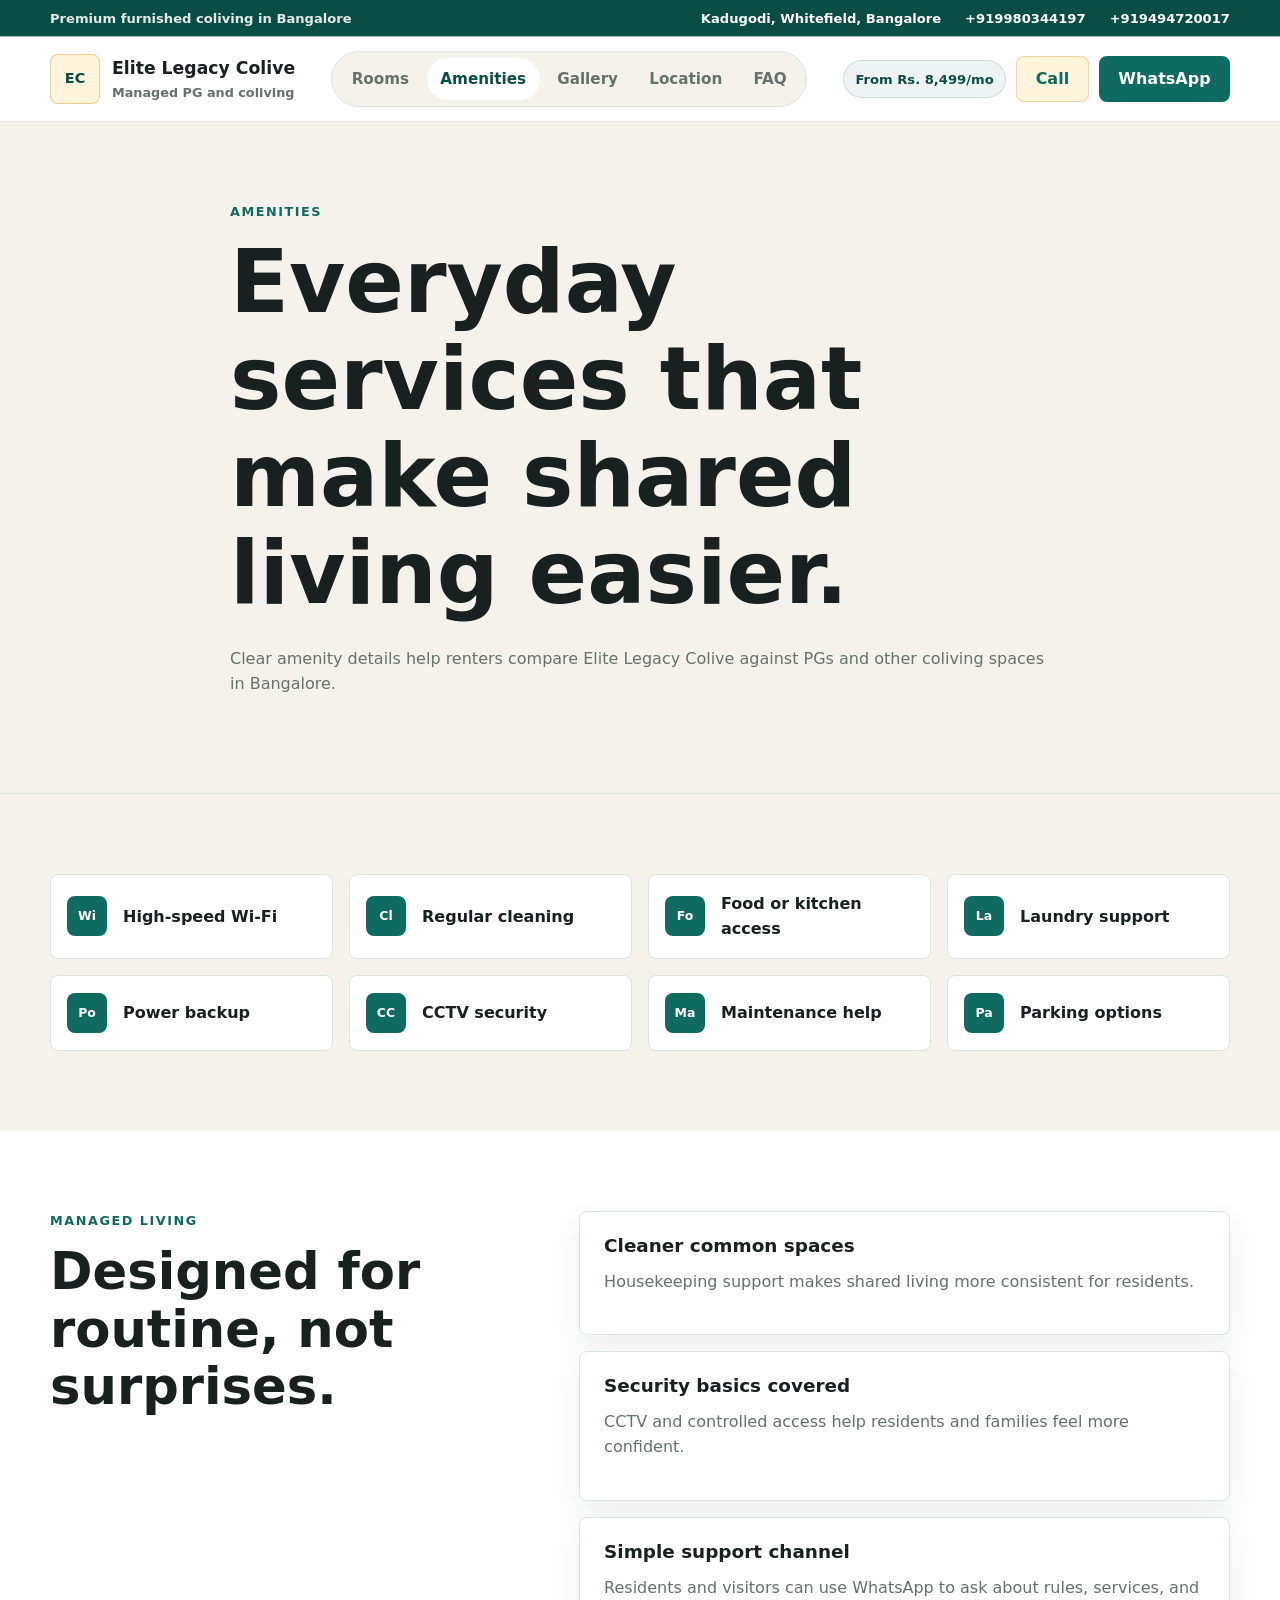
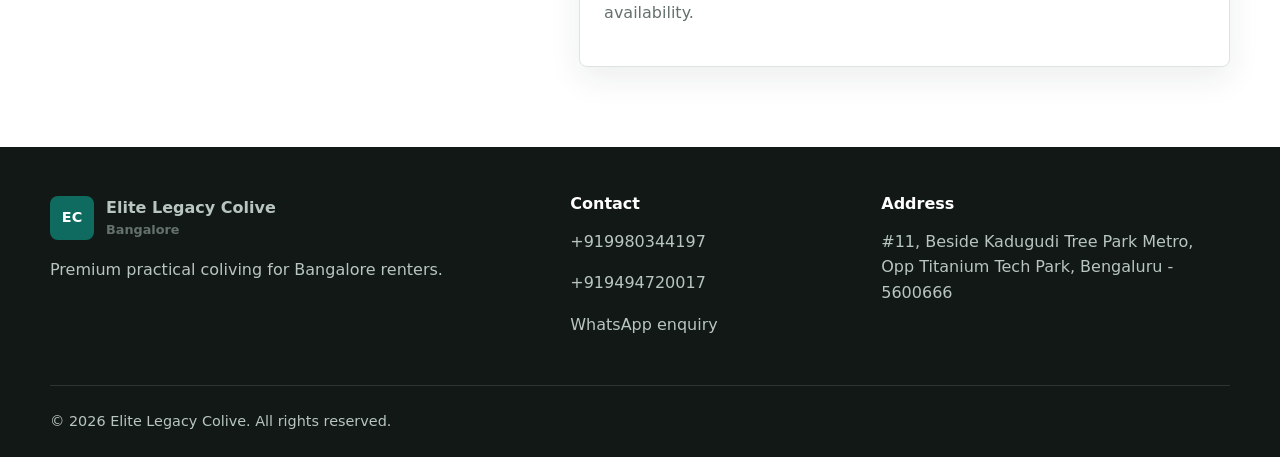
<file: amenities.html>
<!DOCTYPE html>
<html lang="en">
  <head>
    <meta charset="UTF-8" />
    <meta name="viewport" content="width=device-width, initial-scale=1.0" />
    <title>Amenities at Elite Legacy Colive Bangalore | Wi-Fi, Food, Security</title>
    <meta name="description" content="Explore Elite Legacy Colive Bangalore amenities including Wi-Fi, housekeeping, food or kitchen access, laundry, power backup, CCTV security, and maintenance support." />
    <link rel="stylesheet" href="assets/css/base.css" />
    <link rel="stylesheet" href="assets/css/components.css" />
    <link rel="stylesheet" href="assets/css/responsive.css" />
  </head>
  <body>
    <header class="site-header header-v2"><div class="header-top"><div class="container header-top-inner"><p>Premium furnished coliving in Bangalore</p><div class="header-top-links"><a href="location.html">Kadugodi, Whitefield, Bangalore</a><a href="tel:+919980344197">+919980344197</a><a href="tel:+919494720017">+919494720017</a></div></div></div><div class="container header-inner header-v2-inner"><a class="brand brand-v2" href="index.html"><span class="brand-mark">EC</span><span><span class="brand-name">Elite Legacy Colive</span><span class="brand-place">Managed PG and coliving</span></span></a><button class="nav-toggle" type="button" aria-expanded="false" aria-controls="site-nav" data-nav-toggle><span class="sr-only">Open menu</span><span></span><span></span><span></span></button><nav class="site-nav nav-v2" id="site-nav" data-nav><a href="rooms.html">Rooms</a><a href="amenities.html" aria-current="page">Amenities</a><a href="gallery.html">Gallery</a><a href="location.html">Location</a><a href="faq.html">FAQ</a><a class="mobile-nav-cta" href="#" data-whatsapp>Enquire on WhatsApp</a></nav><div class="header-actions"><span class="header-price">From Rs. 8,499/mo</span><a class="btn btn-secondary header-call" href="tel:+919980344197">Call</a><a class="btn btn-primary header-cta" href="#" data-whatsapp>WhatsApp</a></div></div></header>
    <main>
      <section class="page-hero section"><div class="container narrow"><p class="eyebrow">Amenities</p><h1>Everyday services that make shared living easier.</h1><p>Clear amenity details help renters compare Elite Legacy Colive against PGs and other coliving spaces in Bangalore.</p></div></section>
      <section class="section section-muted"><div class="container amenity-grid">
        <div class="amenity-item"><span>Wi</span><p>High-speed Wi-Fi</p></div><div class="amenity-item"><span>Cl</span><p>Regular cleaning</p></div><div class="amenity-item"><span>Fo</span><p>Food or kitchen access</p></div><div class="amenity-item"><span>La</span><p>Laundry support</p></div><div class="amenity-item"><span>Po</span><p>Power backup</p></div><div class="amenity-item"><span>CC</span><p>CCTV security</p></div><div class="amenity-item"><span>Ma</span><p>Maintenance help</p></div><div class="amenity-item"><span>Pa</span><p>Parking options</p></div>
      </div></section>
      <section class="section"><div class="container why-grid"><div><p class="eyebrow">Managed living</p><h2>Designed for routine, not surprises.</h2></div><div class="reason-list"><article><h3>Cleaner common spaces</h3><p>Housekeeping support makes shared living more consistent for residents.</p></article><article><h3>Security basics covered</h3><p>CCTV and controlled access help residents and families feel more confident.</p></article><article><h3>Simple support channel</h3><p>Residents and visitors can use WhatsApp to ask about rules, services, and availability.</p></article></div></div></section>
    </main>
    <footer class="site-footer"><div class="container footer-grid"><div><a class="brand footer-brand" href="index.html"><span class="brand-mark">EC</span><span><span class="brand-name">Elite Legacy Colive</span><span class="brand-place">Bangalore</span></span></a><p>Premium practical coliving for Bangalore renters.</p></div><div><h2>Contact</h2><p><a href="tel:+919980344197">+919980344197</a></p><p><a href="tel:+919494720017">+919494720017</a></p><p><a href="#" data-whatsapp>WhatsApp enquiry</a></p></div><div><h2>Address</h2><p>#11, Beside Kadugudi Tree Park Metro, Opp Titanium Tech Park, Bengaluru - 5600666</p></div></div><div class="container footer-bottom"><p>&copy; <span data-year></span> Elite Legacy Colive. All rights reserved.</p></div></footer>
    <script src="assets/js/main.js" defer></script>
  </body>
</html>
</file>
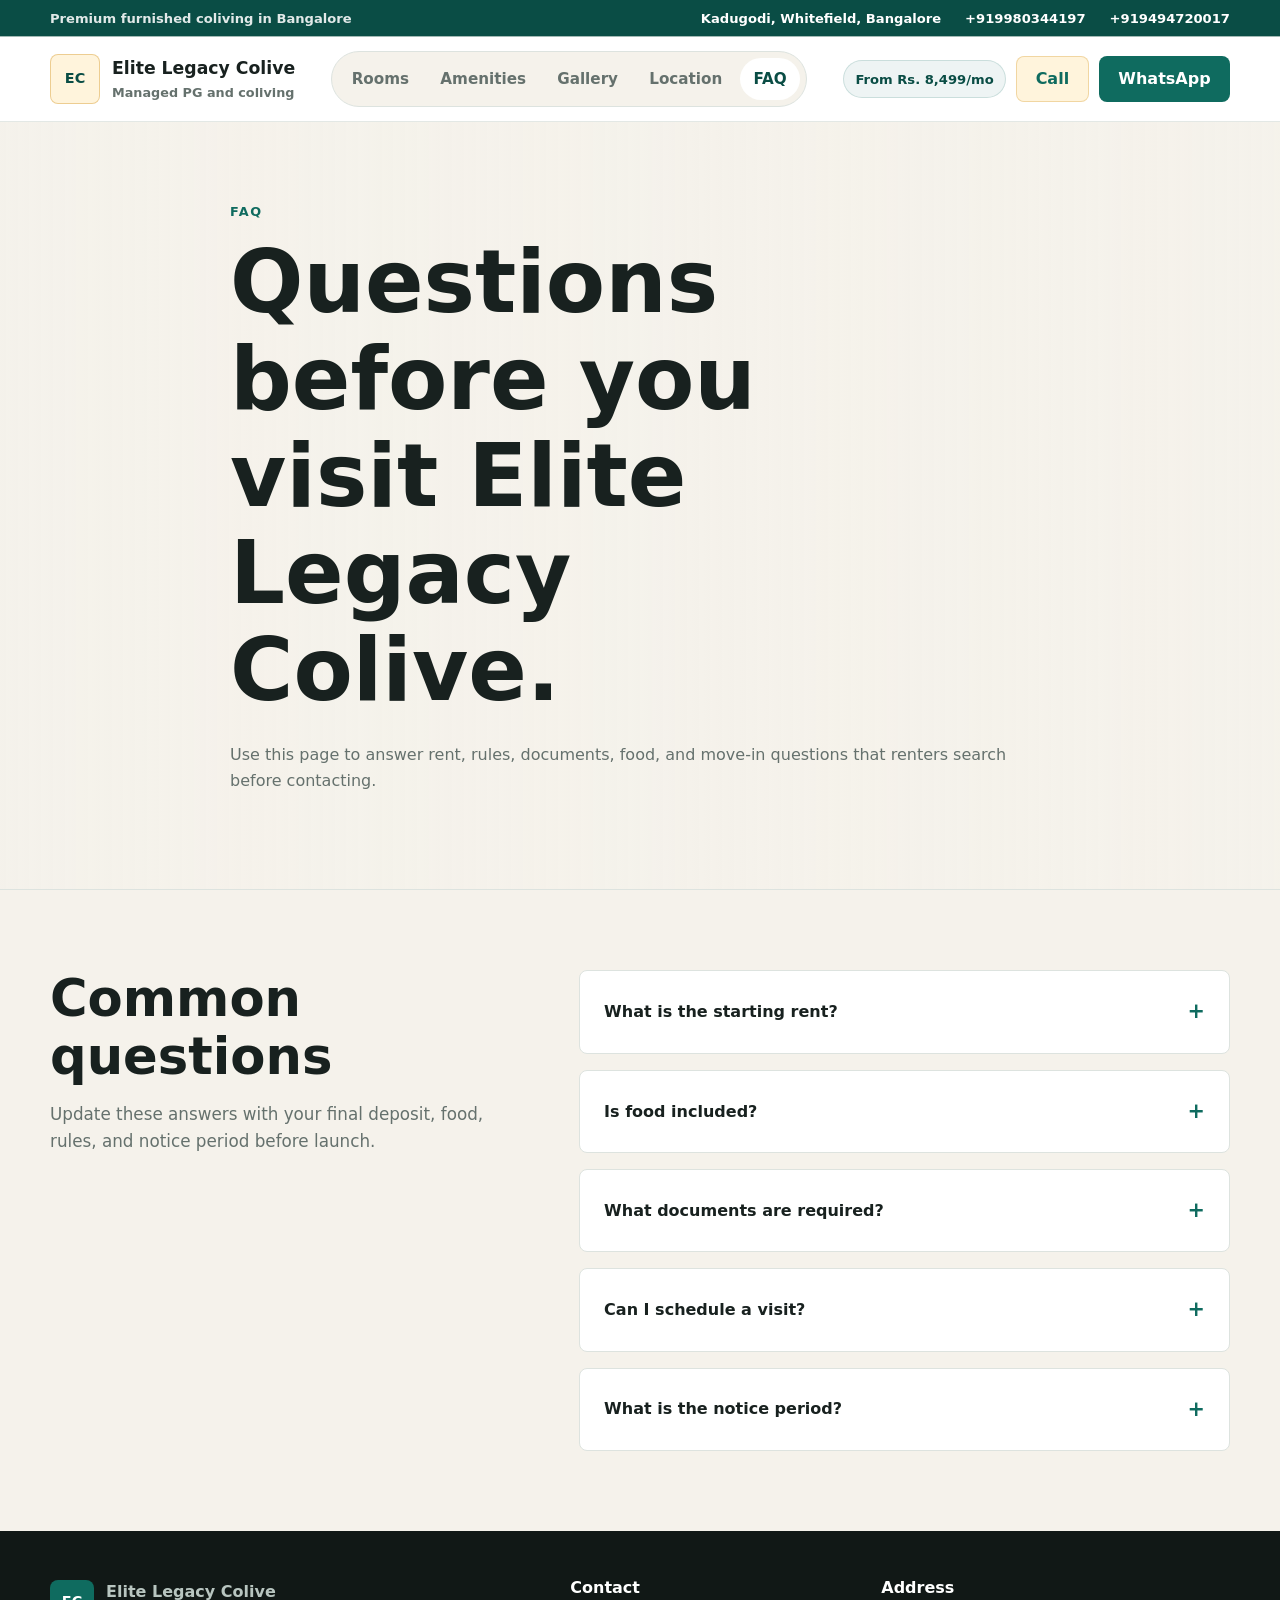
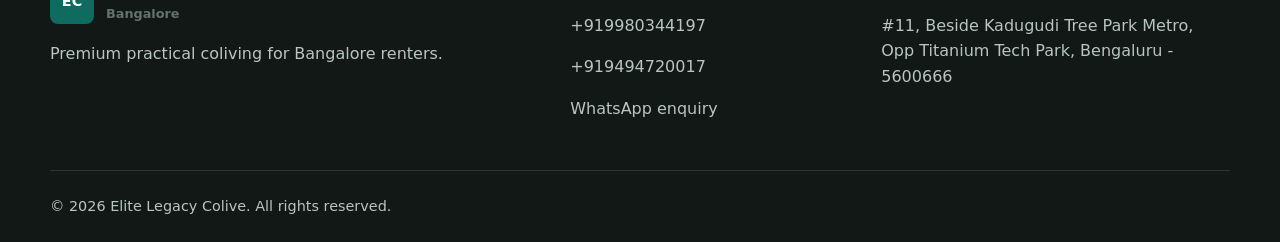
<file: faq.html>
<!DOCTYPE html>
<html lang="en">
  <head>
    <meta charset="UTF-8" />
    <meta name="viewport" content="width=device-width, initial-scale=1.0" />
    <title>Elite Legacy Colive Bangalore FAQ | Rent, Deposit, Food and Rules</title>
    <meta name="description" content="Read common questions about Elite Legacy Colive Bangalore including rent, deposit, food, documents, visitor rules, notice period, and visit scheduling." />
    <link rel="stylesheet" href="assets/css/base.css" />
    <link rel="stylesheet" href="assets/css/components.css" />
    <link rel="stylesheet" href="assets/css/responsive.css" />
  </head>
  <body>
    <header class="site-header header-v2"><div class="header-top"><div class="container header-top-inner"><p>Premium furnished coliving in Bangalore</p><div class="header-top-links"><a href="location.html">Kadugodi, Whitefield, Bangalore</a><a href="tel:+919980344197">+919980344197</a><a href="tel:+919494720017">+919494720017</a></div></div></div><div class="container header-inner header-v2-inner"><a class="brand brand-v2" href="index.html"><span class="brand-mark">EC</span><span><span class="brand-name">Elite Legacy Colive</span><span class="brand-place">Managed PG and coliving</span></span></a><button class="nav-toggle" type="button" aria-expanded="false" aria-controls="site-nav" data-nav-toggle><span class="sr-only">Open menu</span><span></span><span></span><span></span></button><nav class="site-nav nav-v2" id="site-nav" data-nav><a href="rooms.html">Rooms</a><a href="amenities.html">Amenities</a><a href="gallery.html">Gallery</a><a href="location.html">Location</a><a href="faq.html" aria-current="page">FAQ</a><a class="mobile-nav-cta" href="#" data-whatsapp>Enquire on WhatsApp</a></nav><div class="header-actions"><span class="header-price">From Rs. 8,499/mo</span><a class="btn btn-secondary header-call" href="tel:+919980344197">Call</a><a class="btn btn-primary header-cta" href="#" data-whatsapp>WhatsApp</a></div></div></header>
    <main>
      <section class="page-hero section"><div class="container narrow"><p class="eyebrow">FAQ</p><h1>Questions before you visit Elite Legacy Colive.</h1><p>Use this page to answer rent, rules, documents, food, and move-in questions that renters search before contacting.</p></div></section>
      <section class="section section-muted"><div class="container faq-layout"><div><h2>Common questions</h2><p class="section-copy">Update these answers with your final deposit, food, rules, and notice period before launch.</p></div><div class="faq-list" data-faq-list>
        <article class="faq-item"><button type="button" aria-expanded="false">What is the starting rent?</button><div class="faq-answer"><p>Rooms start from Rs. 8,499/month. Final rent depends on room type and current availability.</p></div></article>
        <article class="faq-item"><button type="button" aria-expanded="false">Is food included?</button><div class="faq-answer"><p>Yes, 3-time food is included. Kitchen access is also provided for self-cooking, with an induction stove, microwave, electric water kettle, egg boiler, and other basic appliances.</p></div></article>
        <article class="faq-item"><button type="button" aria-expanded="false">What documents are required?</button><div class="faq-answer"><p>Usually ID proof, basic resident details, and emergency contact information are required at move-in.</p></div></article>
        <article class="faq-item"><button type="button" aria-expanded="false">Can I schedule a visit?</button><div class="faq-answer"><p>Yes. Use WhatsApp to ask for current availability and confirm a suitable visit time.</p></div></article>
        <article class="faq-item"><button type="button" aria-expanded="false">What is the notice period?</button><div class="faq-answer"><p>The notice period is 1 month. Please inform the management at least one month before moving out.</p></div></article>
      </div></div></section>
    </main>
    <footer class="site-footer"><div class="container footer-grid"><div><a class="brand footer-brand" href="index.html"><span class="brand-mark">EC</span><span><span class="brand-name">Elite Legacy Colive</span><span class="brand-place">Bangalore</span></span></a><p>Premium practical coliving for Bangalore renters.</p></div><div><h2>Contact</h2><p><a href="tel:+919980344197">+919980344197</a></p><p><a href="tel:+919494720017">+919494720017</a></p><p><a href="#" data-whatsapp>WhatsApp enquiry</a></p></div><div><h2>Address</h2><p>#11, Beside Kadugudi Tree Park Metro, Opp Titanium Tech Park, Bengaluru - 5600666</p></div></div><div class="container footer-bottom"><p>&copy; <span data-year></span> Elite Legacy Colive. All rights reserved.</p></div></footer>
    <script src="assets/js/main.js" defer></script>
  </body>
</html>
</file>
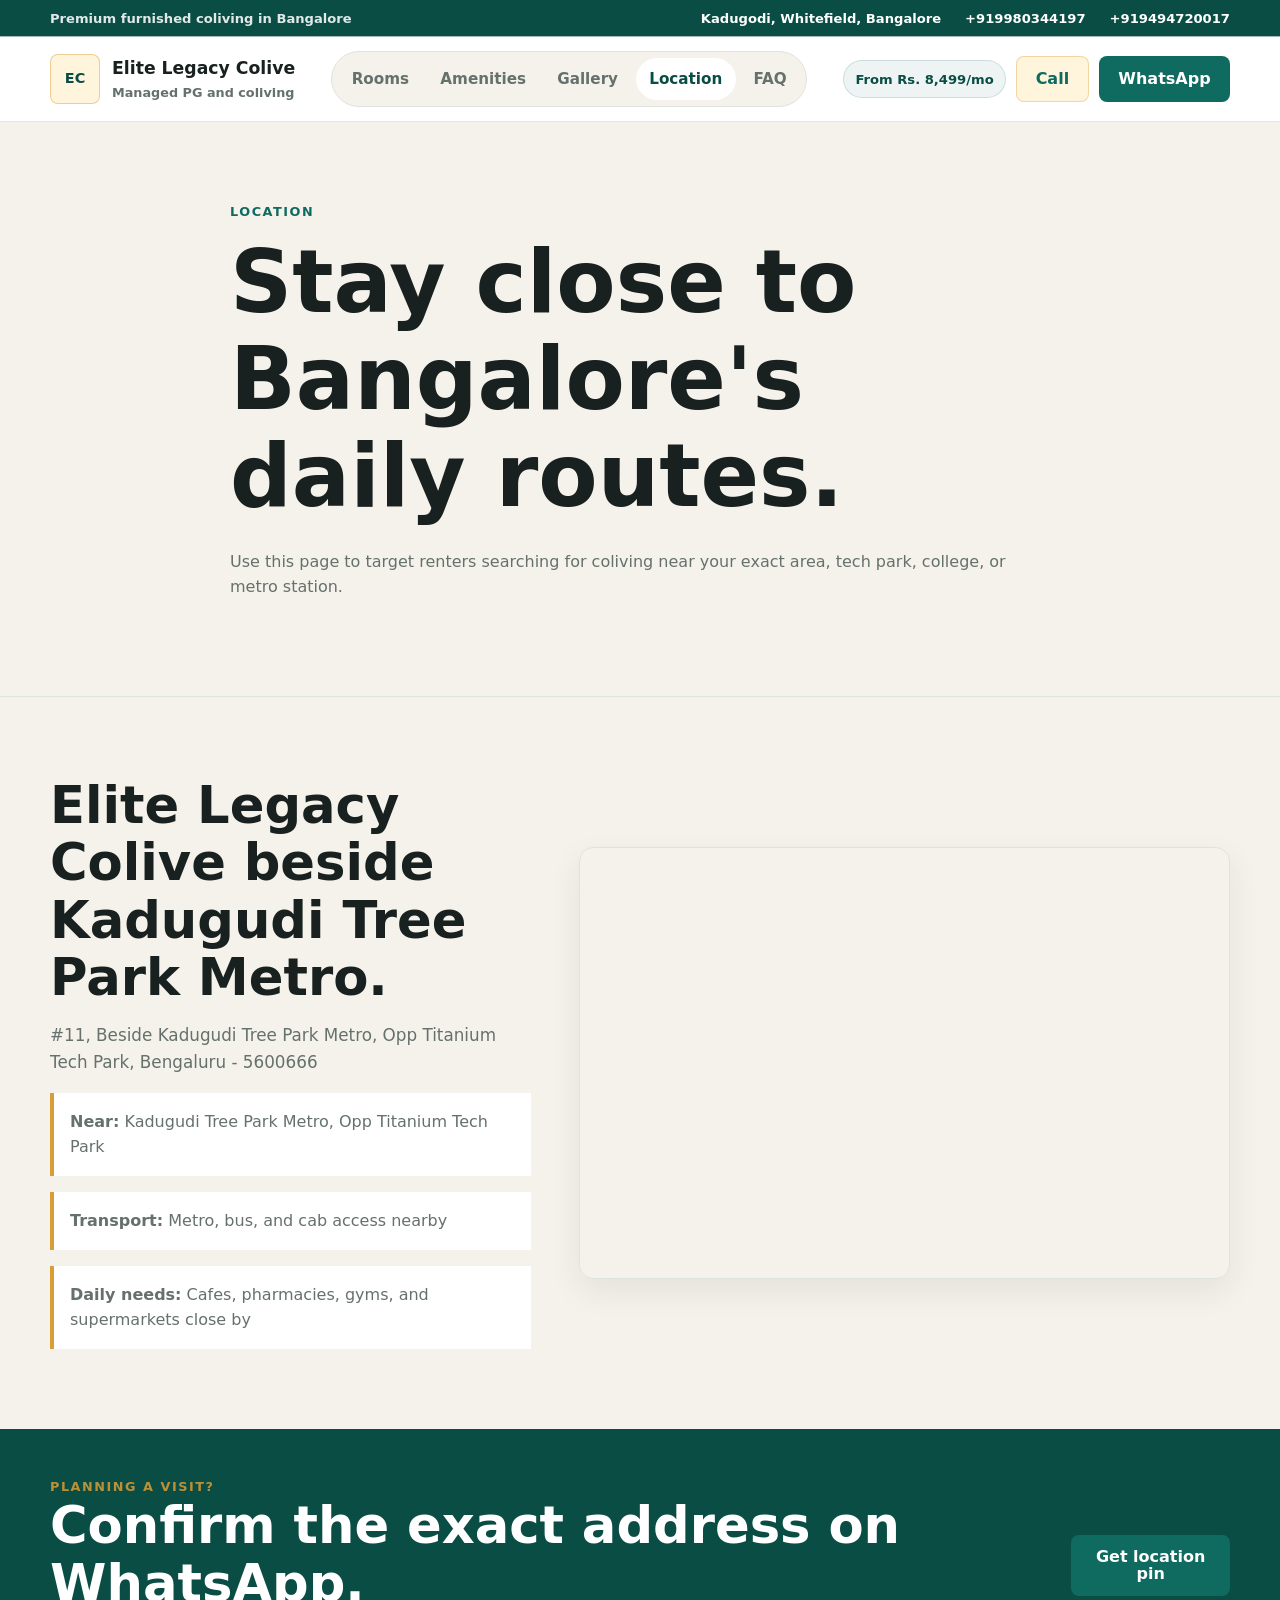
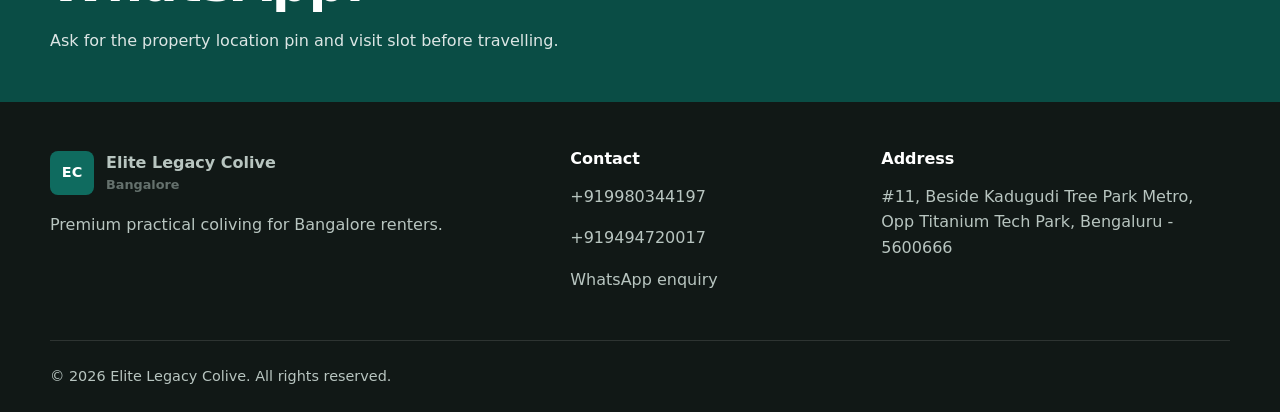
<file: location.html>
<!DOCTYPE html>
<html lang="en">
  <head>
    <meta charset="UTF-8" />
    <meta name="viewport" content="width=device-width, initial-scale=1.0" />
    <title>Elite Legacy Colive Location in Bangalore | Nearby Tech Parks and Commute</title>
    <meta name="description" content="Find Elite Legacy Colive in Bangalore and check nearby tech parks, colleges, transport access, supermarkets, cafes, and daily needs." />
    <link rel="stylesheet" href="assets/css/base.css" />
    <link rel="stylesheet" href="assets/css/components.css" />
    <link rel="stylesheet" href="assets/css/responsive.css" />
  </head>
  <body>
    <header class="site-header header-v2"><div class="header-top"><div class="container header-top-inner"><p>Premium furnished coliving in Bangalore</p><div class="header-top-links"><a href="location.html">Kadugodi, Whitefield, Bangalore</a><a href="tel:+919980344197">+919980344197</a><a href="tel:+919494720017">+919494720017</a></div></div></div><div class="container header-inner header-v2-inner"><a class="brand brand-v2" href="index.html"><span class="brand-mark">EC</span><span><span class="brand-name">Elite Legacy Colive</span><span class="brand-place">Managed PG and coliving</span></span></a><button class="nav-toggle" type="button" aria-expanded="false" aria-controls="site-nav" data-nav-toggle><span class="sr-only">Open menu</span><span></span><span></span><span></span></button><nav class="site-nav nav-v2" id="site-nav" data-nav><a href="rooms.html">Rooms</a><a href="amenities.html">Amenities</a><a href="gallery.html">Gallery</a><a href="location.html" aria-current="page">Location</a><a href="faq.html">FAQ</a><a class="mobile-nav-cta" href="#" data-whatsapp>Enquire on WhatsApp</a></nav><div class="header-actions"><span class="header-price">From Rs. 8,499/mo</span><a class="btn btn-secondary header-call" href="tel:+919980344197">Call</a><a class="btn btn-primary header-cta" href="#" data-whatsapp>WhatsApp</a></div></div></header>
    <main>
      <section class="page-hero section"><div class="container narrow"><p class="eyebrow">Location</p><h1>Stay close to Bangalore's daily routes.</h1><p>Use this page to target renters searching for coliving near your exact area, tech park, college, or metro station.</p></div></section>
      <section class="section section-muted"><div class="container location-grid"><div><h2>Elite Legacy Colive beside Kadugudi Tree Park Metro.</h2><p class="section-copy">#11, Beside Kadugudi Tree Park Metro, Opp Titanium Tech Park, Bengaluru - 5600666</p><div class="nearby-list"><p><strong>Near:</strong> Kadugudi Tree Park Metro, Opp Titanium Tech Park</p><p><strong>Transport:</strong> Metro, bus, and cab access nearby</p><p><strong>Daily needs:</strong> Cafes, pharmacies, gyms, and supermarkets close by</p></div></div><div class="map-panel"><iframe title="Elite Legacy Colive Bangalore map" src="https://www.google.com/maps?q=%2311%2C%20Beside%20Kadugudi%20Tree%20Park%20Metro%2C%20Opp%20Titanium%20Tech%20Park%2C%20Bengaluru%20-%205600666&output=embed" loading="lazy" referrerpolicy="no-referrer-when-downgrade"></iframe></div></div></section>
      <section class="cta-section"><div class="container cta-panel"><div><p class="eyebrow">Planning a visit?</p><h2>Confirm the exact address on WhatsApp.</h2><p>Ask for the property location pin and visit slot before travelling.</p></div><a class="btn btn-primary" href="#" data-whatsapp>Get location pin</a></div></section>
    </main>
    <footer class="site-footer"><div class="container footer-grid"><div><a class="brand footer-brand" href="index.html"><span class="brand-mark">EC</span><span><span class="brand-name">Elite Legacy Colive</span><span class="brand-place">Bangalore</span></span></a><p>Premium practical coliving for Bangalore renters.</p></div><div><h2>Contact</h2><p><a href="tel:+919980344197">+919980344197</a></p><p><a href="tel:+919494720017">+919494720017</a></p><p><a href="#" data-whatsapp>WhatsApp enquiry</a></p></div><div><h2>Address</h2><p>#11, Beside Kadugudi Tree Park Metro, Opp Titanium Tech Park, Bengaluru - 5600666</p></div></div><div class="container footer-bottom"><p>&copy; <span data-year></span> Elite Legacy Colive. All rights reserved.</p></div></footer>
    <script src="assets/js/main.js" defer></script>
  </body>
</html>
</file>
<file: assets/css/base.css>
:root {
  --color-ink: #18211f;
  --color-muted: #65716d;
  --color-soft: #f5f2eb;
  --color-surface: #ffffff;
  --color-line: #dde3df;
  --color-primary: #0f6b5f;
  --color-primary-dark: #0a4d45;
  --color-accent: #d89d35;
  --color-accent-soft: #fff4dc;
  --shadow-soft: 0 18px 45px rgba(23, 38, 35, 0.12);
  --shadow-card: 0 12px 32px rgba(23, 38, 35, 0.08);
  --radius-sm: 8px;
  --radius-md: 14px;
  --radius-lg: 22px;
  --container: 1180px;
  --space-sm: 0.75rem;
  --space-md: 1rem;
  --space-lg: 1.5rem;
  --space-xl: 2rem;
  --space-2xl: 3rem;
  --space-3xl: 5rem;
  --font-main: Inter, ui-sans-serif, system-ui, -apple-system, BlinkMacSystemFont, "Segoe UI", sans-serif;
}

*,
*::before,
*::after {
  box-sizing: border-box;
}

html {
  scroll-behavior: smooth;
}

body {
  margin: 0;
  color: var(--color-ink);
  font-family: var(--font-main);
  line-height: 1.6;
  background: var(--color-surface);
}

img {
  display: block;
  max-width: 100%;
}

button,
input,
textarea,
select {
  font: inherit;
}

button {
  cursor: pointer;
}

a {
  color: inherit;
  text-decoration: none;
}

a:focus-visible,
button:focus-visible {
  outline: 3px solid rgba(216, 157, 53, 0.65);
  outline-offset: 3px;
}

h1,
h2,
h3,
p {
  margin-top: 0;
}

h1,
h2,
h3 {
  line-height: 1.12;
  letter-spacing: 0;
}

h1 {
  max-width: 11ch;
  margin-bottom: var(--space-lg);
  font-size: clamp(2.65rem, 7vw, 5.4rem);
}

h2 {
  margin-bottom: var(--space-md);
  font-size: clamp(2rem, 4vw, 3.2rem);
}

h3 {
  margin-bottom: var(--space-sm);
  font-size: 1.15rem;
}

p {
  color: var(--color-muted);
}

.container {
  width: min(100% - 32px, var(--container));
  margin-inline: auto;
}

.narrow {
  max-width: 820px;
}

.section {
  padding: var(--space-3xl) 0;
}

.section-muted {
  background: var(--color-soft);
}

.section-heading {
  max-width: 720px;
  margin-bottom: var(--space-2xl);
}

.section-heading-split {
  display: flex;
  align-items: end;
  justify-content: space-between;
  gap: var(--space-xl);
  max-width: none;
}

.section-copy {
  max-width: 62ch;
  font-size: 1.05rem;
}

.section-note {
  margin-bottom: 0;
}

.eyebrow {
  margin-bottom: var(--space-sm);
  color: var(--color-primary);
  font-size: 0.8rem;
  font-weight: 800;
  letter-spacing: 0.12em;
  text-transform: uppercase;
}

.sr-only {
  position: absolute;
  width: 1px;
  height: 1px;
  padding: 0;
  margin: -1px;
  overflow: hidden;
  clip: rect(0, 0, 0, 0);
  white-space: nowrap;
  border: 0;
}
</file>
<file: assets/css/components.css>
.site-header {
  position: sticky;
  top: 0;
  z-index: 20;
  border-bottom: 1px solid rgba(221, 227, 223, 0.8);
  background: rgba(255, 255, 255, 0.92);
  backdrop-filter: blur(18px);
}

.header-top {
  border-bottom: 1px solid rgba(221, 227, 223, 0.72);
  background: var(--color-primary-dark);
}

.header-top-inner {
  display: flex;
  align-items: center;
  justify-content: space-between;
  gap: var(--space-md);
  min-height: 36px;
  font-size: 0.82rem;
  font-weight: 750;
}

.header-top p {
  margin: 0;
  color: rgba(255, 255, 255, 0.88);
}

.header-top-links {
  display: flex;
  align-items: center;
  gap: var(--space-lg);
}

.header-top-links a {
  color: #fff;
}

.header-inner {
  display: grid;
  grid-template-columns: auto 1fr auto;
  align-items: center;
  gap: var(--space-xl);
  min-height: 76px;
}

.header-v2-inner {
  grid-template-columns: auto minmax(360px, 1fr) auto;
  min-height: 84px;
}

.brand {
  display: inline-flex;
  align-items: center;
  gap: var(--space-sm);
  font-weight: 800;
}

.brand-v2 {
  min-width: max-content;
}

.brand-mark {
  display: grid;
  width: 44px;
  height: 44px;
  place-items: center;
  border-radius: var(--radius-sm);
  color: #fff;
  background: var(--color-primary);
  font-size: 0.9rem;
}

.brand-v2 .brand-mark {
  width: 50px;
  height: 50px;
  color: var(--color-primary-dark);
  background: var(--color-accent-soft);
  border: 1px solid rgba(216, 157, 53, 0.45);
}

.brand-name,
.brand-place {
  display: block;
}

.brand-place {
  color: var(--color-muted);
  font-size: 0.8rem;
  font-weight: 700;
}

.brand-v2 .brand-name {
  font-size: 1.08rem;
}

.site-nav {
  display: flex;
  align-items: center;
  justify-content: center;
  gap: var(--space-xl);
  font-size: 0.95rem;
  font-weight: 700;
}

.nav-v2 {
  justify-self: center;
  gap: 0.25rem;
  padding: 0.35rem;
  border: 1px solid var(--color-line);
  border-radius: 999px;
  background: var(--color-soft);
}

.site-nav a {
  color: var(--color-muted);
}

.nav-v2 a {
  padding: 0.55rem 0.85rem;
  border-radius: 999px;
}

.site-nav a:hover,
.site-nav a[aria-current="page"] {
  color: var(--color-primary);
}

.nav-v2 a:hover,
.nav-v2 a[aria-current="page"] {
  color: var(--color-primary-dark);
  background: var(--color-surface);
}

.mobile-nav-cta {
  display: none;
}

.header-actions {
  display: flex;
  align-items: center;
  justify-content: end;
  gap: 0.65rem;
}

.header-price {
  display: inline-flex;
  align-items: center;
  min-height: 38px;
  padding: 0.45rem 0.7rem;
  border: 1px solid rgba(15, 107, 95, 0.16);
  border-radius: 999px;
  color: var(--color-primary-dark);
  background: rgba(15, 107, 95, 0.07);
  font-size: 0.82rem;
  font-weight: 850;
  white-space: nowrap;
}

.header-call {
  min-height: 40px;
  padding-inline: 0.9rem;
}

.nav-toggle {
  display: none;
  width: 44px;
  height: 44px;
  padding: 10px;
  border: 1px solid var(--color-line);
  border-radius: var(--radius-sm);
  background: var(--color-surface);
}

.nav-toggle span:not(.sr-only) {
  display: block;
  height: 2px;
  margin: 5px 0;
  background: var(--color-ink);
}

.btn {
  display: inline-flex;
  align-items: center;
  justify-content: center;
  min-height: 46px;
  padding: 0.75rem 1.15rem;
  border: 1px solid transparent;
  border-radius: var(--radius-sm);
  font-weight: 800;
  line-height: 1.1;
  text-align: center;
  transition: transform 160ms ease, border-color 160ms ease, background 160ms ease;
}

.btn:hover {
  transform: translateY(-1px);
}

.btn-primary {
  color: #fff;
  background: var(--color-primary);
}

.btn-primary:hover {
  background: var(--color-primary-dark);
}

.btn-secondary {
  color: var(--color-primary);
  background: var(--color-accent-soft);
  border-color: rgba(216, 157, 53, 0.35);
}

.btn-outline {
  width: 100%;
  color: var(--color-primary);
  border-color: var(--color-line);
  background: var(--color-surface);
}

.text-link {
  color: var(--color-primary);
  font-weight: 800;
  text-decoration: underline;
  text-underline-offset: 5px;
}

.hero,
.page-hero {
  background: linear-gradient(90deg, rgba(245, 242, 235, 0.95), rgba(245, 242, 235, 0.52)), var(--color-soft);
}

.hero {
  min-height: calc(100vh - 76px);
  display: grid;
  align-items: center;
}

.page-hero {
  border-bottom: 1px solid var(--color-line);
}

.hero-grid {
  display: grid;
  grid-template-columns: minmax(0, 1.03fr) minmax(360px, 0.97fr);
  align-items: center;
  gap: var(--space-2xl);
}

.hero-text {
  max-width: 62ch;
  font-size: 1.12rem;
}

.hero-actions {
  display: flex;
  flex-wrap: wrap;
  gap: var(--space-md);
  margin: var(--space-xl) 0;
}

.hero-stats {
  display: grid;
  grid-template-columns: repeat(3, minmax(0, 1fr));
  gap: var(--space-md);
  max-width: 640px;
}

.hero-stats div {
  padding: var(--space-md);
  border: 1px solid rgba(15, 107, 95, 0.15);
  border-radius: var(--radius-sm);
  background: rgba(255, 255, 255, 0.68);
}

.hero-stats strong,
.hero-stats span {
  display: block;
}

.hero-stats strong {
  font-size: 1.05rem;
}

.hero-stats span {
  color: var(--color-muted);
  font-size: 0.88rem;
}

.hero-media {
  position: relative;
  min-height: 560px;
}

.hero-media img {
  width: 100%;
  height: 100%;
  min-height: 560px;
  object-fit: cover;
  border-radius: var(--radius-lg);
  box-shadow: var(--shadow-soft);
}

.hero-badge {
  position: absolute;
  right: var(--space-lg);
  bottom: var(--space-lg);
  max-width: 260px;
  padding: var(--space-md);
  border-radius: var(--radius-md);
  background: rgba(255, 255, 255, 0.92);
  box-shadow: var(--shadow-card);
}

.hero-badge span,
.hero-badge strong {
  display: block;
}

.hero-badge span {
  color: var(--color-muted);
  font-size: 0.86rem;
}

.highlight-grid,
.room-grid,
.testimonial-grid,
.audience-grid {
  display: grid;
  grid-template-columns: repeat(3, minmax(0, 1fr));
  gap: var(--space-lg);
}

.highlight-grid {
  grid-template-columns: repeat(4, minmax(0, 1fr));
}

.feature-card,
.room-card,
.testimonial-card,
.audience-grid article,
.reason-list article {
  border: 1px solid var(--color-line);
  border-radius: var(--radius-sm);
  background: var(--color-surface);
  box-shadow: var(--shadow-card);
}

.feature-card,
.testimonial-card,
.audience-grid article,
.reason-list article {
  padding: var(--space-lg);
}

.feature-icon {
  display: grid;
  width: 42px;
  height: 42px;
  place-items: center;
  margin-bottom: var(--space-md);
  border-radius: var(--radius-sm);
  color: var(--color-primary);
  background: var(--color-accent-soft);
  font-weight: 900;
}

.room-card {
  overflow: hidden;
}

.room-card img {
  width: 100%;
  aspect-ratio: 4 / 3;
  object-fit: cover;
}

.room-card-body {
  padding: var(--space-lg);
}

.room-price {
  color: var(--color-primary);
  font-weight: 900;
}

.check-list {
  display: grid;
  gap: 0.45rem;
  padding: 0;
  margin: var(--space-lg) 0;
  list-style: none;
  color: var(--color-muted);
}

.check-list li::before {
  content: "";
  display: inline-block;
  width: 7px;
  height: 7px;
  margin-right: 9px;
  border-radius: 50%;
  background: var(--color-accent);
  vertical-align: middle;
}

.amenity-grid {
  display: grid;
  grid-template-columns: repeat(4, minmax(0, 1fr));
  gap: var(--space-md);
}

.amenity-item {
  display: flex;
  align-items: center;
  gap: var(--space-md);
  min-height: 76px;
  padding: var(--space-md);
  border: 1px solid var(--color-line);
  border-radius: var(--radius-sm);
  background: var(--color-surface);
}

.amenity-item span {
  display: grid;
  width: 40px;
  height: 40px;
  flex: 0 0 auto;
  place-items: center;
  border-radius: var(--radius-sm);
  color: #fff;
  background: var(--color-primary);
  font-size: 0.78rem;
  font-weight: 900;
}

.amenity-item p {
  margin: 0;
  color: var(--color-ink);
  font-weight: 750;
}

.gallery-grid {
  display: grid;
  grid-template-columns: repeat(3, minmax(0, 1fr));
  gap: var(--space-md);
}

.gallery-grid-large {
  gap: var(--space-lg);
}

.gallery-item {
  position: relative;
  aspect-ratio: 4 / 3;
  min-height: 230px;
  overflow: hidden;
  padding: 0;
  border: 0;
  border-radius: var(--radius-sm);
  background: var(--color-line);
}

.gallery-item img {
  width: 100%;
  height: 100%;
  min-height: 0;
  object-fit: cover;
  object-position: center;
  transition: transform 260ms ease;
}

.gallery-item:hover img {
  transform: scale(1.04);
}

.gallery-more {
  display: grid;
  place-items: center;
  border: 1px solid rgba(15, 107, 95, 0.18);
  background: var(--color-primary-dark);
}

.gallery-more::before {
  content: "";
  position: absolute;
  inset: 0;
  background: linear-gradient(135deg, rgba(216, 157, 53, 0.24), rgba(255, 255, 255, 0.08));
}

.gallery-item span {
  position: absolute;
  left: var(--space-md);
  bottom: var(--space-md);
  padding: 0.35rem 0.65rem;
  border-radius: var(--radius-sm);
  color: var(--color-ink);
  background: rgba(255, 255, 255, 0.9);
  font-size: 0.85rem;
  font-weight: 800;
}

.gallery-more span {
  position: relative;
  left: auto;
  bottom: auto;
  color: var(--color-primary-dark);
  background: var(--color-accent-soft);
  font-size: 1rem;
}

.video-grid {
  display: grid;
  grid-template-columns: repeat(3, minmax(0, 1fr));
  gap: var(--space-lg);
}

.video-card {
  overflow: hidden;
  border: 1px solid var(--color-line);
  border-radius: var(--radius-sm);
  background: var(--color-surface);
  box-shadow: var(--shadow-card);
}

.video-poster {
  position: relative;
  aspect-ratio: 16 / 10;
  min-height: 240px;
  overflow: hidden;
  background: var(--color-line);
}

.video-poster img {
  width: 100%;
  height: 100%;
  min-height: 0;
  object-fit: cover;
  object-position: center;
}

.video-poster span {
  position: absolute;
  left: var(--space-md);
  bottom: var(--space-md);
  display: inline-flex;
  align-items: center;
  min-height: 38px;
  padding: 0.45rem 0.8rem;
  border-radius: var(--radius-sm);
  color: var(--color-primary-dark);
  background: var(--color-accent-soft);
  font-weight: 900;
}

.video-card-body {
  padding: var(--space-lg);
}

.location-grid,
.why-grid,
.faq-layout {
  display: grid;
  grid-template-columns: minmax(0, 0.85fr) minmax(360px, 1.15fr);
  gap: var(--space-2xl);
  align-items: center;
}

.why-grid,
.faq-layout {
  align-items: start;
}

.nearby-list,
.reason-list,
.faq-list {
  display: grid;
  gap: var(--space-md);
}

.nearby-list p {
  margin: 0;
  padding: var(--space-md);
  border-left: 4px solid var(--color-accent);
  background: var(--color-surface);
}

.map-panel {
  overflow: hidden;
  border: 1px solid var(--color-line);
  border-radius: var(--radius-md);
  box-shadow: var(--shadow-card);
}

.map-panel iframe {
  display: block;
  width: 100%;
  height: 430px;
  border: 0;
}

.faq-item {
  border: 1px solid var(--color-line);
  border-radius: var(--radius-sm);
  background: var(--color-surface);
  overflow: hidden;
}

.faq-item button {
  display: flex;
  width: 100%;
  align-items: center;
  justify-content: space-between;
  gap: var(--space-lg);
  padding: var(--space-lg);
  border: 0;
  color: var(--color-ink);
  background: transparent;
  font-weight: 850;
  text-align: left;
}

.faq-item button::after {
  content: "+";
  color: var(--color-primary);
  font-size: 1.3rem;
}

.faq-item.is-open button::after {
  content: "-";
}

.faq-answer {
  display: none;
  padding: 0 var(--space-lg) var(--space-lg);
}

.faq-item.is-open .faq-answer {
  display: block;
}

.cta-section {
  padding: var(--space-2xl) 0;
  background: var(--color-primary-dark);
}

.cta-panel {
  display: flex;
  align-items: center;
  justify-content: space-between;
  gap: var(--space-xl);
}

.cta-panel h2,
.cta-panel p {
  color: #fff;
}

.cta-panel .eyebrow {
  color: var(--color-accent);
}

.cta-panel p {
  max-width: 62ch;
  margin-bottom: 0;
  opacity: 0.86;
}

.site-footer {
  padding: var(--space-2xl) 0 var(--space-lg);
  color: #dfe8e4;
  background: #111816;
}

.footer-grid {
  display: grid;
  grid-template-columns: 1.4fr 0.8fr 1fr;
  gap: var(--space-xl);
}

.site-footer p,
.site-footer a {
  color: #b8c5c0;
}

.site-footer h2 {
  margin-bottom: var(--space-md);
  color: #fff;
  font-size: 1rem;
}

.footer-brand {
  margin-bottom: var(--space-md);
  color: #fff;
}

.footer-bottom {
  margin-top: var(--space-xl);
  padding-top: var(--space-lg);
  border-top: 1px solid rgba(255, 255, 255, 0.12);
}

.footer-bottom p {
  margin: 0;
  font-size: 0.9rem;
}

.lightbox {
  position: fixed;
  inset: 0;
  z-index: 50;
  display: none;
  align-items: center;
  justify-content: center;
  padding: var(--space-xl);
  background: rgba(10, 18, 16, 0.88);
}

.lightbox.is-open {
  display: flex;
}

.lightbox img {
  width: auto;
  height: auto;
  max-height: 82vh;
  max-width: min(100%, 1100px);
  object-fit: contain;
  border-radius: var(--radius-sm);
  box-shadow: var(--shadow-soft);
}

.lightbox-close,
.lightbox-nav {
  position: absolute;
  min-height: 42px;
  padding: 0.55rem 0.8rem;
  border: 1px solid rgba(255, 255, 255, 0.28);
  border-radius: var(--radius-sm);
  color: #fff;
  background: rgba(255, 255, 255, 0.1);
  font-weight: 800;
}

.lightbox-close {
  top: var(--space-lg);
  right: var(--space-lg);
}

.lightbox-nav {
  top: 50%;
  transform: translateY(-50%);
}

.lightbox-prev {
  left: var(--space-lg);
}

.lightbox-next {
  right: var(--space-lg);
}
</file>
<file: assets/css/responsive.css>
@media (max-width: 1040px) {
  .header-inner,
  .header-v2-inner {
    grid-template-columns: auto auto;
    justify-content: space-between;
  }

  .nav-toggle {
    display: block;
    order: 3;
  }

  .header-cta {
    display: none;
  }

  .header-actions {
    display: none;
  }

  .header-top {
    display: none;
  }

  .site-nav {
    position: absolute;
    top: 76px;
    left: 0;
    right: 0;
    display: none;
    flex-direction: column;
    align-items: stretch;
    gap: 0;
    padding: var(--space-md);
    border-bottom: 1px solid var(--color-line);
    background: var(--color-surface);
  }

  .header-v2 .site-nav {
    top: 84px;
  }

  .nav-v2 {
    border-radius: 0;
  }

  .site-nav.is-open {
    display: flex;
  }

  .site-nav a {
    padding: var(--space-md);
    border-radius: var(--radius-sm);
  }

  .mobile-nav-cta {
    display: block;
    color: #fff !important;
    background: var(--color-primary);
    text-align: center;
  }

  .hero-grid,
  .location-grid,
  .why-grid,
  .faq-layout {
    grid-template-columns: 1fr;
  }

  .hero {
    min-height: auto;
  }

  .highlight-grid,
  .amenity-grid {
    grid-template-columns: repeat(2, minmax(0, 1fr));
  }

  .room-grid,
  .testimonial-grid,
  .audience-grid,
  .gallery-grid,
  .video-grid {
    grid-template-columns: repeat(2, minmax(0, 1fr));
  }
}

@media (max-width: 720px) {
  :root {
    --space-3xl: 3.25rem;
    --space-2xl: 2rem;
  }

  .container {
    width: min(100% - 24px, var(--container));
  }

  h1 {
    max-width: 12ch;
    font-size: 3rem;
  }

  h2 {
    font-size: 2rem;
  }

  .section-heading-split,
  .cta-panel,
  .hero-actions {
    align-items: stretch;
    flex-direction: column;
  }

  .hero-grid {
    gap: var(--space-xl);
  }

  .hero-media,
  .hero-media img {
    min-height: 420px;
  }

  .hero-stats,
  .highlight-grid,
  .room-grid,
  .amenity-grid,
  .testimonial-grid,
  .audience-grid,
  .gallery-grid,
  .video-grid,
  .footer-grid {
    grid-template-columns: 1fr;
  }

  .hero-badge {
    left: var(--space-md);
    right: var(--space-md);
    bottom: var(--space-md);
    max-width: none;
  }

  .map-panel iframe {
    height: 330px;
  }

  .lightbox {
    padding: var(--space-md);
  }

  .lightbox img {
    max-width: 100%;
    max-height: 74vh;
  }

  .lightbox-nav {
    top: auto;
    bottom: var(--space-lg);
    transform: none;
  }

  .lightbox-prev {
    left: var(--space-md);
  }

  .lightbox-next {
    right: var(--space-md);
  }

  .btn {
    width: 100%;
  }
}

@media (max-width: 420px) {
  .brand-name {
    font-size: 0.95rem;
  }

  .brand-place {
    font-size: 0.74rem;
  }

  h1 {
    font-size: 2.55rem;
  }

  .hero-media,
  .hero-media img {
    min-height: 360px;
  }
}
</file>
